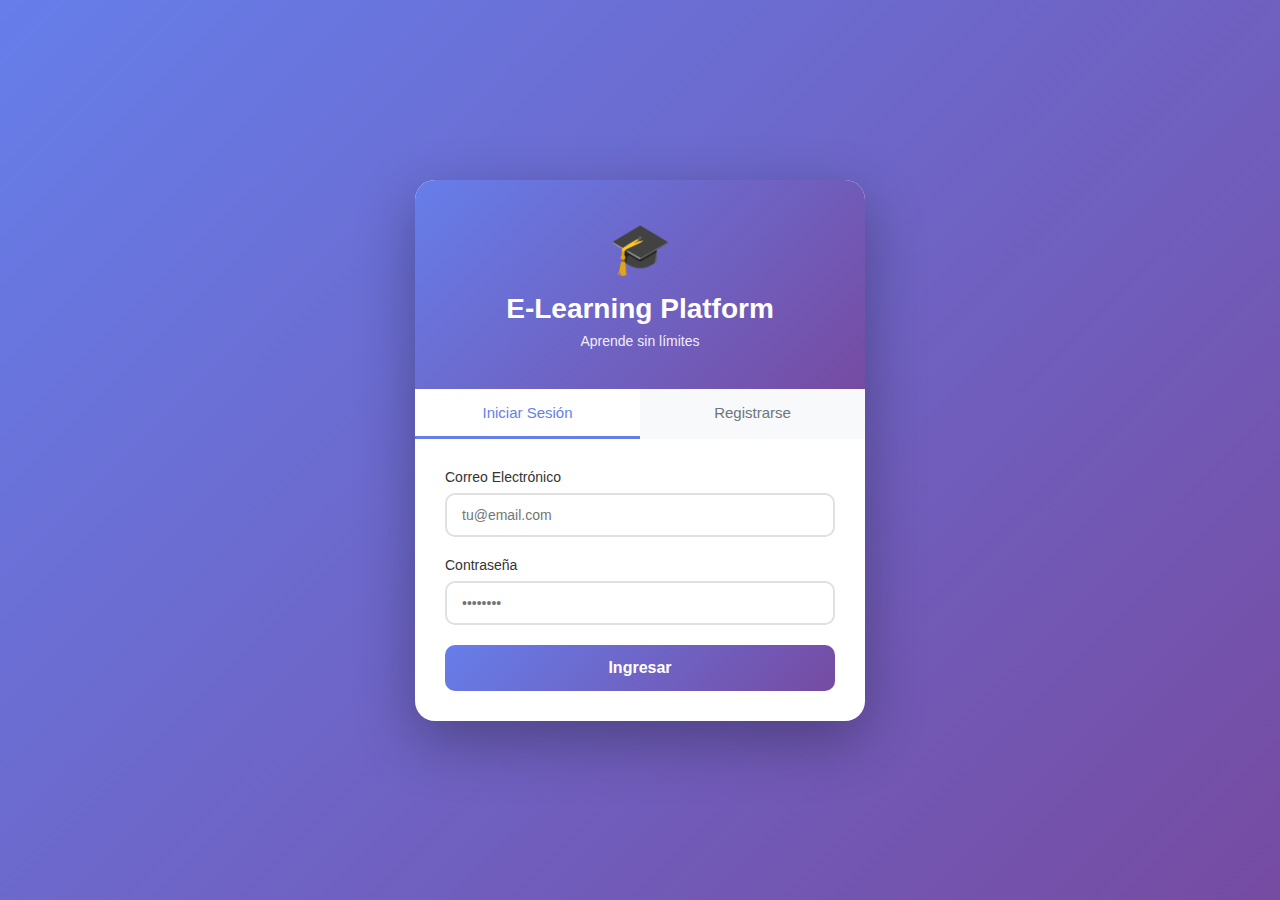
<file: src/main/resources/static/index.html>
<!DOCTYPE html>
<html lang="es">
<head>
    <meta charset="UTF-8">
    <meta name="viewport" content="width=device-width, initial-scale=1.0">
    <title>E-Learning Platform - Login</title>
    <link rel="stylesheet" href="index.css">
</head>
<body>
    <div class="container">
        <div class="login-card">
            <div class="login-header">
                <div class="logo">🎓</div>
                <h1>E-Learning Platform</h1>
                <p>Aprende sin límites</p>
            </div>

            <div class="tabs">
                <button class="tab active" data-tab="login">Iniciar Sesión</button>
                <button class="tab" data-tab="register">Registrarse</button>
            </div>

            <!-- FORMULARIO DE LOGIN -->
            <form id="loginForm" class="form-container active">
                <div class="alert" id="loginAlert" style="display: none;"></div>
                
                <div class="input-group">
                    <label for="loginEmail">Correo Electrónico</label>
                    <input type="email" id="loginEmail" placeholder="tu@email.com" required>
                </div>

                <div class="input-group">
                    <label for="loginPassword">Contraseña</label>
                    <input type="password" id="loginPassword" placeholder="••••••••" required>
                </div>

                <button type="submit" class="btn-primary">
                    <span>Ingresar</span>
                    <div class="spinner" style="display: none;"></div>
                </button>
            </form>

            <!-- FORMULARIO DE REGISTRO -->
            <form id="registerForm" class="form-container">
                <div class="alert" id="registerAlert" style="display: none;"></div>
                
                <div class="input-group">
                    <label for="registerName">Nombre Completo</label>
                    <input type="text" id="registerName" placeholder="Juan Pérez" required>
                </div>

                <div class="input-group">
                    <label for="registerEmail">Correo Electrónico</label>
                    <input type="email" id="registerEmail" placeholder="tu@email.com" required>
                </div>

                <div class="input-group">
                    <label for="registerPassword">Contraseña</label>
                    <input type="password" id="registerPassword" placeholder="••••••••" required>
                </div>

                <div class="input-group">
                    <label for="registerRole">Tipo de Usuario</label>
                    <select id="registerRole" required>
                        <option value="">Selecciona una opción</option>
                        <option value="ESTUDIANTE">Estudiante</option>
                        <option value="TUTOR">Tutor</option>
                    </select>
                </div>

                <!-- Campos adicionales para ESTUDIANTE -->
                <div id="studentFields" style="display: none;">
                    <div class="input-group">
                        <label for="carrera">Carrera</label>
                        <input type="text" id="carrera" placeholder="Ej: Ingeniería de Sistemas">
                    </div>
                    <div class="input-group">
                        <label for="universidad">Universidad</label>
                        <input type="text" id="universidad" placeholder="Ej: Universidad Nacional">
                    </div>
                </div>

                <!-- Campos adicionales para TUTOR -->
                <div id="tutorFields" style="display: none;">
                    <div class="input-group">
                        <label for="especialidad">Especialidad</label>
                        <input type="text" id="especialidad" placeholder="Ej: Matemáticas">
                    </div>
                    <div class="input-group">
                        <label for="descripcion">Descripción</label>
                        <textarea id="descripcion" placeholder="Cuéntanos sobre tu experiencia..." rows="3"></textarea>
                    </div>
                </div>

                <button type="submit" class="btn-primary">
                    <span>Crear Cuenta</span>
                    <div class="spinner" style="display: none;"></div>
                </button>
            </form>
        </div>
    </div>

    <script src="index.js"></script>
</body>
</html>
</file>
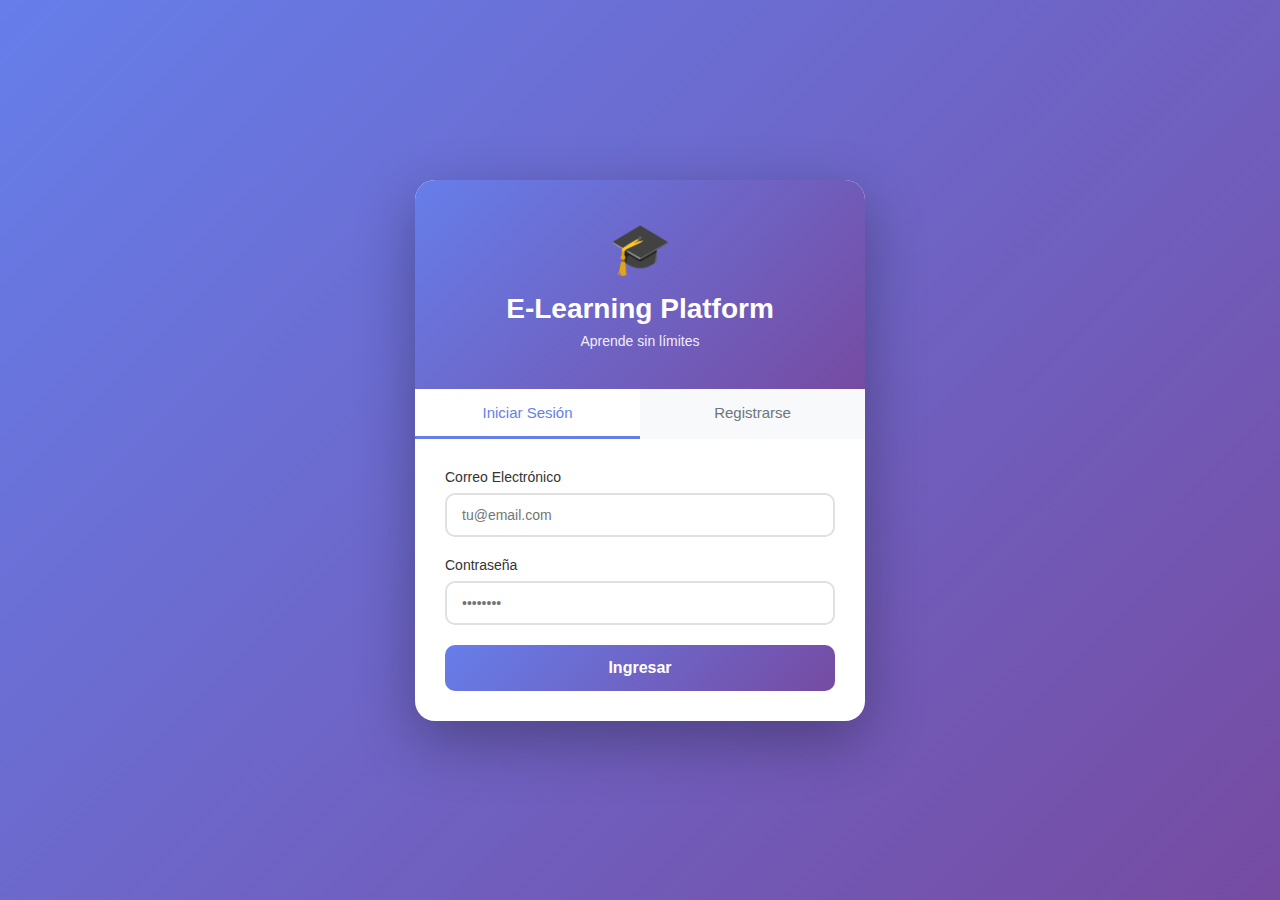
<file: src/main/resources/static/chat.html>
<!DOCTYPE html>
<html lang="es">
<head>
    <meta charset="UTF-8">
    <meta name="viewport" content="width=device-width, initial-scale=1.0">
    <title>Chat IA - E-Learning</title>
    <link rel="stylesheet" href="chat.css">
</head>
<body>
    <div class="chat-layout">
        <!-- PANEL PRINCIPAL DE CHAT -->
        <div class="chat-container">
            <!-- HEADER -->
            <header class="chat-header">
                <button class="btn-back" onclick="volverDashboard()">
                    <svg width="24" height="24" viewBox="0 0 24 24" fill="none" stroke="currentColor" stroke-width="2">
                        <line x1="19" y1="12" x2="5" y2="12"></line>
                        <polyline points="12 19 5 12 12 5"></polyline>
                    </svg>
                </button>
                <div class="chat-header-info">
                    <div class="ai-avatar">
                        <svg width="28" height="28" viewBox="0 0 24 24" fill="none" stroke="white" stroke-width="2">
                            <circle cx="12" cy="12" r="10"></circle>
                            <path d="M8 14s1.5 2 4 2 4-2 4-2"></path>
                            <line x1="9" y1="9" x2="9.01" y2="9"></line>
                            <line x1="15" y1="9" x2="15.01" y2="9"></line>
                        </svg>
                    </div>
                    <div>
                        <h2 id="cursoNombre">Tutor IA</h2>
                        <span class="status">
                            <span class="status-dot"></span>
                            En línea
                        </span>
                    </div>
                </div>
                <div class="header-actions">
                    <button class="btn-toggle-notes" onclick="toggleNotes()" title="Notas del curso">
                        <svg width="20" height="20" viewBox="0 0 24 24" fill="none" stroke="currentColor" stroke-width="2">
                            <path d="M14 2H6a2 2 0 0 0-2 2v16a2 2 0 0 0 2 2h12a2 2 0 0 0 2-2V8z"></path>
                            <polyline points="14 2 14 8 20 8"></polyline>
                            <line x1="16" y1="13" x2="8" y2="13"></line>
                            <line x1="16" y1="17" x2="8" y2="17"></line>
                            <polyline points="10 9 9 9 8 9"></polyline>
                        </svg>
                        Notas
                    </button>
                    <button class="btn-clear" onclick="limpiarChat()">
                        <svg width="20" height="20" viewBox="0 0 24 24" fill="none" stroke="currentColor" stroke-width="2">
                            <polyline points="3 6 5 6 21 6"></polyline>
                            <path d="M19 6v14a2 2 0 0 1-2 2H7a2 2 0 0 1-2-2V6m3 0V4a2 2 0 0 1 2-2h4a2 2 0 0 1 2 2v2"></path>
                        </svg>
                        Limpiar
                    </button>
                </div>
            </header>

            <!-- MENSAJES -->
            <div class="chat-messages" id="chatMessages">
                <div class="welcome-message">
                    <div class="welcome-icon">
                        <svg width="60" height="60" viewBox="0 0 24 24" fill="none" stroke="currentColor" stroke-width="2">
                            <path d="M21 15a2 2 0 0 1-2 2H7l-4 4V5a2 2 0 0 1 2-2h14a2 2 0 0 1 2 2z"></path>
                        </svg>
                    </div>
                    <h3>¡Hola! Soy tu tutor IA personal</h3>
                    <p>Estoy aquí para ayudarte con <strong id="cursoNombreWelcome"></strong></p>
                    <p class="welcome-subtitle">Puedes hacerme cualquier pregunta sobre el curso</p>
                </div>
            </div>

            <!-- INDICADOR DE ESCRITURA -->
            <div class="typing-indicator" id="typingIndicator" style="display: none;">
                <div class="typing-dot"></div>
                <div class="typing-dot"></div>
                <div class="typing-dot"></div>
            </div>

            <!-- INPUT -->
            <div class="chat-input-container">
                <form id="chatForm" class="chat-input">
                    <textarea 
                        id="messageInput" 
                        placeholder="Escribe tu pregunta aquí..." 
                        rows="1"
                        maxlength="2000"
                    ></textarea>
                    <button type="submit" id="sendButton" class="btn-send" disabled>
                        <svg width="24" height="24" viewBox="0 0 24 24" fill="none" stroke="currentColor" stroke-width="2">
                            <line x1="22" y1="2" x2="11" y2="13"></line>
                            <polygon points="22 2 15 22 11 13 2 9 22 2"></polygon>
                        </svg>
                    </button>
                </form>
                <div class="char-counter">
                    <span id="charCount">0</span> / 2000
                </div>
            </div>
        </div>

        <!-- PANEL DE NOTAS LATERAL -->
        <div class="notes-panel" id="notesPanel">
            <div class="notes-header">
                <h3>📝 Notas del Curso</h3>
                <button class="btn-close-notes" onclick="toggleNotes()">
                    <svg width="20" height="20" viewBox="0 0 24 24" fill="none" stroke="currentColor" stroke-width="2">
                        <line x1="18" y1="6" x2="6" y2="18"></line>
                        <line x1="6" y1="6" x2="18" y2="18"></line>
                    </svg>
                </button>
            </div>

            <div class="notes-stats">
                <div class="stat-card">
                    <div class="stat-icon">🎯</div>
                    <div>
                        <div class="stat-value" id="conceptosCount">0</div>
                        <div class="stat-label">Conceptos</div>
                    </div>
                </div>
                <div class="stat-card">
                    <div class="stat-icon">✅</div>
                    <div>
                        <div class="stat-value" id="evaluacionesCount">0</div>
                        <div class="stat-label">Evaluaciones</div>
                    </div>
                </div>
            </div>

            <div class="notes-tabs">
                <button class="note-tab active" data-tab="conceptos">Conceptos Clave</button>
                <button class="note-tab" data-tab="evaluaciones">Evaluaciones</button>
            </div>

            <div class="notes-content">
                <!-- TAB CONCEPTOS -->
                <div class="note-section active" id="conceptosSection">
                    <div class="notes-list" id="conceptosList">
                        <div class="empty-notes">
                            <svg width="48" height="48" viewBox="0 0 24 24" fill="none" stroke="currentColor" stroke-width="2">
                                <path d="M14 2H6a2 2 0 0 0-2 2v16a2 2 0 0 0 2 2h12a2 2 0 0 0 2-2V8z"></path>
                                <polyline points="14 2 14 8 20 8"></polyline>
                            </svg>
                            <p>Aún no hay conceptos guardados</p>
                            <small>Los conceptos importantes se guardarán automáticamente aquí</small>
                        </div>
                    </div>
                </div>

                <!-- TAB EVALUACIONES -->
                <div class="note-section" id="evaluacionesSection">
                    <div class="notes-list" id="evaluacionesList">
                        <div class="empty-notes">
                            <svg width="48" height="48" viewBox="0 0 24 24" fill="none" stroke="currentColor" stroke-width="2">
                                <polyline points="9 11 12 14 22 4"></polyline>
                                <path d="M21 12v7a2 2 0 0 1-2 2H5a2 2 0 0 1-2-2V5a2 2 0 0 1 2-2h11"></path>
                            </svg>
                            <p>Aún no hay evaluaciones</p>
                            <small>Tu progreso y evaluaciones aparecerán aquí</small>
                        </div>
                    </div>
                </div>
            </div>
        </div>
    </div>

    <script src="chat.js"></script>
</body>
</html>
</file>
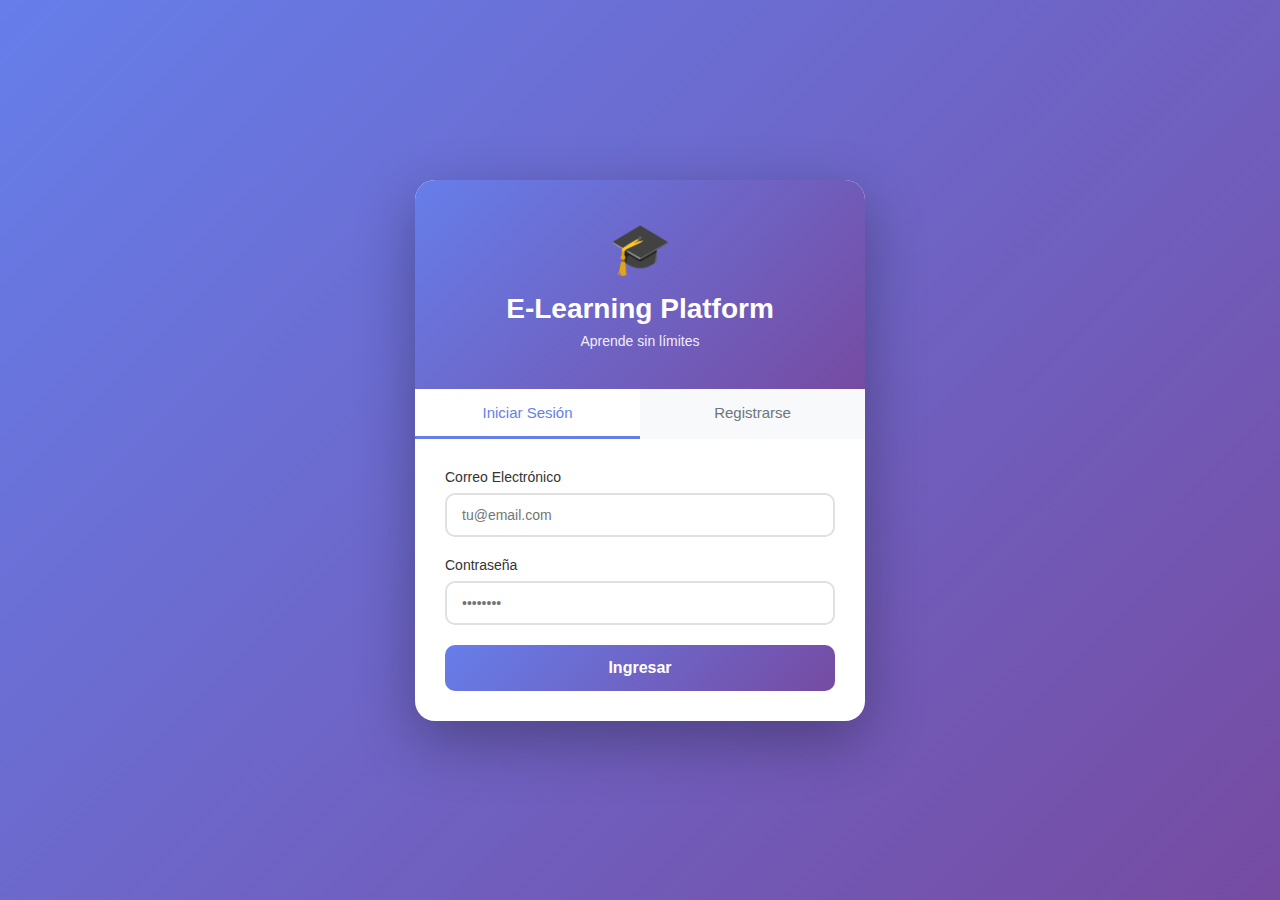
<file: src/main/resources/static/dashboard.html>
<!DOCTYPE html>
<html lang="es">
<head>
    <meta charset="UTF-8">
    <meta name="viewport" content="width=device-width, initial-scale=1.0">
    <title>Dashboard - E-Learning</title>
    <link rel="stylesheet" href="dashboard.css">
</head>
<body>
    <nav class="navbar">
        <div class="nav-container">
            <div class="nav-brand">🎓 E-Learning</div>
            <div class="nav-user">
                <span id="userName"></span>
                <button id="btnLogout" class="btn-logout">Salir</button>
            </div>
        </div>
    </nav>

    <div class="main-container">
        <aside class="sidebar">
            <ul class="menu">
                <li class="menu-item active" data-section="cursos">📚 Mis Cursos</li>
                <li class="menu-item" data-section="todosCursos">📚 Todos los Cursos</li>
                <li class="menu-item" data-section="tutorias">🗓️ Tutorías</li>
                <li class="menu-item" data-section="tutores" id="tutoresMenu" style="display:none;">👨‍🏫 Tutores</li>
            </ul>
        </aside>

        <main class="content">
            <!-- MIS CURSOS -->
            <section id="cursosSection" class="content-section active">
                <div class="section-header">
                    <h1>Mis Cursos</h1>
                    <p>Los cursos en los que estás inscrito</p>
                </div>
                <div id="cursosContainer" class="courses-grid"></div>
            </section>

            <!-- TODOS LOS CURSOS -->
            <section id="todosCursosSection" class="content-section">
                <div class="section-header">
                    <h1>Todos los Cursos</h1>
                    <p>Explora y únete a nuevos cursos</p>
                </div>
                <div id="todosCursosContainer" class="courses-grid"></div>
            </section>

            <!-- TUTORÍAS -->
            <section id="tutoriasSection" class="content-section">
                <div class="section-header">
                    <h1>Mis Tutorías</h1>
                    <p>Tus sesiones de tutoría programadas</p>
                </div>
                <div id="tutoriasContainer" class="tutorias-list"></div>
            </section>

            <!-- TUTORES -->
            <section id="tutoresSection" class="content-section">
                <div class="section-header">
                    <h1>Tutores Disponibles</h1>
                    <p>Encuentra un tutor para recibir ayuda personalizada</p>
                </div>
                <div id="tutoresContainer" class="tutores-grid"></div>
            </section>
        </main>
    </div>

    <!-- MODAL PARA RESERVAR TUTORÍA -->
    <div id="tutoriaModal" class="modal">
        <div class="modal-content">
            <div class="modal-header">
                <h2>Reservar Tutoría</h2>
                <button class="btn-close" onclick="cerrarModal()">&times;</button>
            </div>
            <div class="modal-body">
                <div class="tutor-info" id="tutorInfo"></div>
                <form id="tutoriaForm">
                    <div class="input-group">
                        <label for="tutoriaCurso">Curso</label>
                        <select id="tutoriaCurso" required></select>
                    </div>
                    <div class="input-group">
                        <label for="tutoriaFecha">Fecha y Hora</label>
                        <input type="datetime-local" id="tutoriaFecha" required>
                    </div>
                    <button type="submit" class="btn-primary">Reservar Tutoría</button>
                </form>
            </div>
        </div>
    </div>

    <script src="dashboard.js"></script>
</body>
</html>
</file>
<file: src/main/resources/static/index.css>
* {
    margin: 0;
    padding: 0;
    box-sizing: border-box;
}

body {
    font-family: 'Segoe UI', Tahoma, Geneva, Verdana, sans-serif;
    background: linear-gradient(135deg, #667eea 0%, #764ba2 100%);
    min-height: 100vh;
    display: flex;
    align-items: center;
    justify-content: center;
    padding: 20px;
}

.container {
    width: 100%;
    max-width: 450px;
}

.login-card {
    background: white;
    border-radius: 20px;
    box-shadow: 0 20px 60px rgba(0, 0, 0, 0.3);
    overflow: hidden;
    animation: slideUp 0.5s ease;
}

@keyframes slideUp {
    from {
        opacity: 0;
        transform: translateY(30px);
    }
    to {
        opacity: 1;
        transform: translateY(0);
    }
}

.login-header {
    background: linear-gradient(135deg, #667eea 0%, #764ba2 100%);
    color: white;
    padding: 40px 30px;
    text-align: center;
}

.logo {
    margin-bottom: 15px;
    font-size: 50px;
}

.login-header h1 {
    font-size: 28px;
    margin-bottom: 8px;
    font-weight: 600;
}

.login-header p {
    font-size: 14px;
    opacity: 0.9;
}

.tabs {
    display: flex;
    background: #f8f9fa;
}

.tab {
    flex: 1;
    padding: 15px;
    border: none;
    background: transparent;
    font-size: 15px;
    font-weight: 500;
    cursor: pointer;
    color: #6c757d;
    transition: all 0.3s;
    border-bottom: 3px solid transparent;
}

.tab:hover {
    background: #e9ecef;
}

.tab.active {
    color: #667eea;
    border-bottom-color: #667eea;
    background: white;
}

.form-container {
    padding: 30px;
    display: none;
}

.form-container.active {
    display: block;
    animation: fadeIn 0.3s ease;
}

@keyframes fadeIn {
    from {
        opacity: 0;
    }
    to {
        opacity: 1;
    }
}

.alert {
    padding: 12px 15px;
    border-radius: 8px;
    margin-bottom: 20px;
    font-size: 14px;
    animation: slideDown 0.3s ease;
}

@keyframes slideDown {
    from {
        opacity: 0;
        transform: translateY(-10px);
    }
    to {
        opacity: 1;
        transform: translateY(0);
    }
}

.alert.error {
    background: #fee;
    color: #c33;
    border: 1px solid #fcc;
}

.alert.success {
    background: #efe;
    color: #3c3;
    border: 1px solid #cfc;
}

.input-group {
    margin-bottom: 20px;
}

.input-group label {
    display: block;
    margin-bottom: 8px;
    color: #333;
    font-weight: 500;
    font-size: 14px;
}

.input-group input,
.input-group select,
.input-group textarea {
    width: 100%;
    padding: 12px 15px;
    border: 2px solid #e0e0e0;
    border-radius: 10px;
    font-size: 14px;
    transition: all 0.3s;
    font-family: inherit;
}

.input-group input:focus,
.input-group select:focus,
.input-group textarea:focus {
    outline: none;
    border-color: #667eea;
    box-shadow: 0 0 0 3px rgba(102, 126, 234, 0.1);
}

.input-group textarea {
    resize: vertical;
    min-height: 80px;
}

.btn-primary {
    width: 100%;
    padding: 14px;
    background: linear-gradient(135deg, #667eea 0%, #764ba2 100%);
    color: white;
    border: none;
    border-radius: 10px;
    font-size: 16px;
    font-weight: 600;
    cursor: pointer;
    transition: all 0.3s;
    margin-top: 10px;
    display: flex;
    align-items: center;
    justify-content: center;
    gap: 10px;
}

.btn-primary:hover {
    transform: translateY(-2px);
    box-shadow: 0 5px 20px rgba(102, 126, 234, 0.4);
}

.btn-primary:active {
    transform: translateY(0);
}

.btn-primary:disabled {
    opacity: 0.6;
    cursor: not-allowed;
}

.spinner {
    width: 20px;
    height: 20px;
    border: 3px solid rgba(255, 255, 255, 0.3);
    border-top-color: white;
    border-radius: 50%;
    animation: spin 0.8s linear infinite;
}

@keyframes spin {
    to {
        transform: rotate(360deg);
    }
}

@media (max-width: 480px) {
    .login-card {
        border-radius: 15px;
    }
    
    .login-header {
        padding: 30px 20px;
    }
    
    .login-header h1 {
        font-size: 24px;
    }
    
    .form-container {
        padding: 20px;
    }
}
</file>
<file: src/main/resources/static/chat.css>
* {
    margin: 0;
    padding: 0;
    box-sizing: border-box;
}

body {
    font-family: 'Segoe UI', Tahoma, Geneva, Verdana, sans-serif;
    background: #f5f7fa;
    height: 100vh;
    overflow: hidden;
}

.chat-layout {
    display: flex;
    height: 100vh;
    max-width: 1800px;
    margin: 0 auto;
    background: white;
    box-shadow: 0 0 30px rgba(0, 0, 0, 0.1);
}

.chat-container {
    display: flex;
    flex-direction: column;
    flex: 1;
    min-width: 0;
}

/* HEADER */
.chat-header {
    background: linear-gradient(135deg, #667eea 0%, #764ba2 100%);
    color: white;
    padding: 20px 30px;
    display: flex;
    align-items: center;
    justify-content: space-between;
    box-shadow: 0 2px 10px rgba(0, 0, 0, 0.1);
    gap: 20px;
}

.btn-back {
    background: rgba(255, 255, 255, 0.2);
    border: none;
    color: white;
    width: 40px;
    height: 40px;
    border-radius: 50%;
    display: flex;
    align-items: center;
    justify-content: center;
    cursor: pointer;
    transition: all 0.3s;
    flex-shrink: 0;
}

.btn-back:hover {
    background: rgba(255, 255, 255, 0.3);
    transform: translateX(-3px);
}

.chat-header-info {
    display: flex;
    align-items: center;
    gap: 15px;
    flex: 1;
    min-width: 0;
}

.ai-avatar {
    width: 50px;
    height: 50px;
    background: rgba(255, 255, 255, 0.2);
    border-radius: 50%;
    display: flex;
    align-items: center;
    justify-content: center;
    backdrop-filter: blur(10px);
    flex-shrink: 0;
}

.chat-header-info h2 {
    font-size: 20px;
    margin-bottom: 3px;
}

.status {
    display: flex;
    align-items: center;
    gap: 6px;
    font-size: 13px;
    opacity: 0.9;
}

.status-dot {
    width: 8px;
    height: 8px;
    background: #4ade80;
    border-radius: 50%;
    animation: pulse 2s infinite;
}

@keyframes pulse {
    0%, 100% { opacity: 1; }
    50% { opacity: 0.5; }
}

.header-actions {
    display: flex;
    gap: 10px;
    flex-shrink: 0;
}

.btn-toggle-notes,
.btn-clear {
    background: rgba(255, 255, 255, 0.2);
    border: none;
    color: white;
    padding: 10px 16px;
    border-radius: 8px;
    display: flex;
    align-items: center;
    gap: 8px;
    cursor: pointer;
    transition: all 0.3s;
    font-size: 14px;
}

.btn-toggle-notes:hover,
.btn-clear:hover {
    background: rgba(255, 255, 255, 0.3);
}

/* MENSAJES */
.chat-messages {
    flex: 1;
    overflow-y: auto;
    padding: 30px;
    background: #f8f9fa;
    display: flex;
    flex-direction: column;
    gap: 20px;
}

.chat-messages::-webkit-scrollbar {
    width: 8px;
}

.chat-messages::-webkit-scrollbar-track {
    background: #f1f1f1;
}

.chat-messages::-webkit-scrollbar-thumb {
    background: #cbd5e0;
    border-radius: 4px;
}

.chat-messages::-webkit-scrollbar-thumb:hover {
    background: #a0aec0;
}

/* MENSAJE DE BIENVENIDA */
.welcome-message {
    text-align: center;
    padding: 40px 20px;
    animation: fadeIn 0.5s ease;
}

@keyframes fadeIn {
    from { opacity: 0; transform: translateY(20px); }
    to { opacity: 1; transform: translateY(0); }
}

.welcome-icon {
    margin-bottom: 20px;
    color: #667eea;
}

.welcome-message h3 {
    font-size: 24px;
    color: #333;
    margin-bottom: 10px;
}

.welcome-message p {
    color: #6c757d;
    font-size: 16px;
    margin-bottom: 8px;
}

.welcome-subtitle {
    font-size: 14px !important;
    color: #adb5bd !important;
}

/* BURBUJAS DE MENSAJE */
.message {
    display: flex;
    gap: 12px;
    animation: slideIn 0.3s ease;
}

@keyframes slideIn {
    from { opacity: 0; transform: translateY(10px); }
    to { opacity: 1; transform: translateY(0); }
}

.message.user {
    flex-direction: row-reverse;
}

.message-avatar {
    width: 40px;
    height: 40px;
    border-radius: 50%;
    display: flex;
    align-items: center;
    justify-content: center;
    flex-shrink: 0;
    font-weight: 600;
    font-size: 16px;
}

.message.ai .message-avatar {
    background: linear-gradient(135deg, #667eea 0%, #764ba2 100%);
    color: white;
}

.message.user .message-avatar {
    background: #e9ecef;
    color: #495057;
}

.message-content {
    max-width: 70%;
}

.message.user .message-content {
    display: flex;
    flex-direction: column;
    align-items: flex-end;
}

.message-bubble {
    padding: 14px 18px;
    border-radius: 18px;
    word-wrap: break-word;
    line-height: 1.5;
    font-size: 15px;
}

.message.ai .message-bubble {
    background: white;
    color: #333;
    border-bottom-left-radius: 4px;
    box-shadow: 0 2px 8px rgba(0, 0, 0, 0.08);
}

.message.user .message-bubble {
    background: linear-gradient(135deg, #667eea 0%, #764ba2 100%);
    color: white;
    border-bottom-right-radius: 4px;
}

.message-time {
    font-size: 11px;
    color: #adb5bd;
    margin-top: 5px;
    padding: 0 5px;
}

/* INDICADOR DE ESCRITURA */
.typing-indicator {
    display: flex;
    gap: 12px;
    padding: 20px 30px;
    animation: slideIn 0.3s ease;
}

.typing-dot {
    width: 8px;
    height: 8px;
    background: #cbd5e0;
    border-radius: 50%;
    animation: typing 1.4s infinite;
}

.typing-dot:nth-child(2) { animation-delay: 0.2s; }
.typing-dot:nth-child(3) { animation-delay: 0.4s; }

@keyframes typing {
    0%, 60%, 100% { transform: translateY(0); }
    30% { transform: translateY(-10px); }
}

/* INPUT */
.chat-input-container {
    border-top: 1px solid #e9ecef;
    padding: 20px 30px;
    background: white;
}

.chat-input {
    display: flex;
    gap: 12px;
    align-items: flex-end;
}

#messageInput {
    flex: 1;
    border: 2px solid #e9ecef;
    border-radius: 12px;
    padding: 14px 18px;
    font-size: 15px;
    font-family: inherit;
    resize: none;
    max-height: 150px;
    transition: all 0.3s;
}

#messageInput:focus {
    outline: none;
    border-color: #667eea;
    box-shadow: 0 0 0 3px rgba(102, 126, 234, 0.1);
}

#messageInput::-webkit-scrollbar {
    width: 6px;
}

#messageInput::-webkit-scrollbar-thumb {
    background: #cbd5e0;
    border-radius: 3px;
}

.btn-send {
    width: 50px;
    height: 50px;
    background: linear-gradient(135deg, #667eea 0%, #764ba2 100%);
    border: none;
    border-radius: 50%;
    color: white;
    cursor: pointer;
    transition: all 0.3s;
    flex-shrink: 0;
    display: flex;
    align-items: center;
    justify-content: center;
}

.btn-send:hover:not(:disabled) {
    transform: scale(1.05);
    box-shadow: 0 5px 15px rgba(102, 126, 234, 0.4);
}

.btn-send:disabled {
    opacity: 0.5;
    cursor: not-allowed;
}

.char-counter {
    font-size: 12px;
    color: #adb5bd;
    text-align: right;
    margin-top: 5px;
}

/* PANEL DE NOTAS */
.notes-panel {
    width: 400px;
    background: #f8f9fa;
    border-left: 1px solid #e9ecef;
    display: flex;
    flex-direction: column;
    transform: translateX(100%);
    transition: transform 0.3s ease;
}

.notes-panel.active {
    transform: translateX(0);
}

.notes-header {
    padding: 20px;
    background: white;
    border-bottom: 1px solid #e9ecef;
    display: flex;
    justify-content: space-between;
    align-items: center;
}

.notes-header h3 {
    font-size: 18px;
    color: #333;
}

.btn-close-notes {
    background: none;
    border: none;
    cursor: pointer;
    color: #6c757d;
    padding: 5px;
    border-radius: 4px;
    transition: all 0.3s;
}

.btn-close-notes:hover {
    background: #f8f9fa;
}

.notes-stats {
    display: grid;
    grid-template-columns: 1fr 1fr;
    gap: 15px;
    padding: 20px;
}

.stat-card {
    background: white;
    padding: 15px;
    border-radius: 10px;
    display: flex;
    align-items: center;
    gap: 12px;
    box-shadow: 0 2px 5px rgba(0, 0, 0, 0.05);
}

.stat-icon {
    font-size: 24px;
}

.stat-value {
    font-size: 24px;
    font-weight: 700;
    color: #667eea;
}

.stat-label {
    font-size: 12px;
    color: #6c757d;
}

.notes-tabs {
    display: flex;
    padding: 0 20px;
    gap: 10px;
    margin-bottom: 15px;
}

.note-tab {
    flex: 1;
    padding: 10px;
    border: none;
    background: transparent;
    color: #6c757d;
    cursor: pointer;
    border-bottom: 2px solid transparent;
    transition: all 0.3s;
    font-size: 14px;
    font-weight: 500;
}

.note-tab:hover {
    color: #667eea;
}

.note-tab.active {
    color: #667eea;
    border-bottom-color: #667eea;
}

.notes-content {
    flex: 1;
    overflow-y: auto;
    padding: 0 20px 20px;
}

.note-section {
    display: none;
}

.note-section.active {
    display: block;
}

.notes-list {
    display: flex;
    flex-direction: column;
    gap: 15px;
}

.empty-notes {
    text-align: center;
    padding: 40px 20px;
    color: #adb5bd;
}

.empty-notes svg {
    margin-bottom: 15px;
    opacity: 0.5;
}

.empty-notes p {
    font-size: 16px;
    margin-bottom: 5px;
}

.empty-notes small {
    font-size: 13px;
}

.note-card {
    background: white;
    padding: 15px;
    border-radius: 10px;
    box-shadow: 0 2px 5px rgba(0, 0, 0, 0.05);
    animation: slideIn 0.3s ease;
}

.note-card h4 {
    color: #667eea;
    font-size: 15px;
    margin-bottom: 8px;
}

.note-card p {
    color: #6c757d;
    font-size: 14px;
    line-height: 1.5;
    margin-bottom: 10px;
}

.note-card .example {
    background: #f8f9fa;
    padding: 10px;
    border-radius: 6px;
    font-size: 13px;
    color: #495057;
    border-left: 3px solid #667eea;
}

.note-card .note-time {
    font-size: 11px;
    color: #adb5bd;
    margin-top: 8px;
}

.evaluation-card {
    background: white;
    padding: 15px;
    border-radius: 10px;
    box-shadow: 0 2px 5px rgba(0, 0, 0, 0.05);
    animation: slideIn 0.3s ease;
}

.evaluation-header {
    display: flex;
    justify-content: space-between;
    align-items: center;
    margin-bottom: 10px;
}

.evaluation-header h4 {
    color: #333;
    font-size: 15px;
}

.evaluation-score {
    padding: 4px 10px;
    border-radius: 20px;
    font-size: 12px;
    font-weight: 600;
}

.evaluation-score.good {
    background: #d4edda;
    color: #155724;
}

.evaluation-score.medium {
    background: #fff3cd;
    color: #856404;
}

.evaluation-score.bad {
    background: #f8d7da;
    color: #721c24;
}

.evaluation-card p {
    color: #6c757d;
    font-size: 14px;
    line-height: 1.5;
}

.evaluation-card .note-time {
    font-size: 11px;
    color: #adb5bd;
    margin-top: 8px;
}

/* RESPONSIVE */
@media (max-width: 1024px) {
    .notes-panel {
        position: fixed;
        right: 0;
        top: 0;
        bottom: 0;
        z-index: 1000;
        box-shadow: -5px 0 20px rgba(0, 0, 0, 0.1);
    }
}

@media (max-width: 768px) {
    .chat-header {
        padding: 15px 20px;
    }
    
    .chat-header-info h2 {
        font-size: 18px;
    }
    
    .btn-clear span,
    .btn-toggle-notes span {
        display: none;
    }
    
    .chat-messages {
        padding: 20px 15px;
    }
    
    .message-content {
        max-width: 85%;
    }
    
    .chat-input-container {
        padding: 15px;
    }
    
    .notes-panel {
        width: 100%;
    }
}

/* --- PANEL DE NOTAS DESPLEGABLE MEJORADO --- */
.notes-panel {
    width: 350px; /* ancho adecuado */
    background: #f8f9fa;
    border-left: 1px solid #e9ecef;
    position: fixed;
    top: 0;
    bottom: 0;
    right: -350px; /* inicialmente fuera de la pantalla */
    z-index: 1000;
    display: flex;
    flex-direction: column;
    box-shadow: -5px 0 20px rgba(0, 0, 0, 0.1);
    transition: right 0.3s ease, box-shadow 0.3s ease;
}

/* cuando está activa, se desplaza a la vista */
.notes-panel.active {
    right: 0;
    box-shadow: -8px 0 30px rgba(0, 0, 0, 0.15);
}

/* Opcional: oscurecer fondo detrás del panel en pantallas grandes */
body.notes-active::before {
    content: '';
    position: fixed;
    top: 0;
    left: 0;
    width: 100%;
    height: 100%;
    background: rgba(0,0,0,0.2);
    z-index: 900;
    backdrop-filter: blur(1px);
}

/* No mover el chat, solo se superpone */
.chat-container {
    flex: 1;
    transition: margin-right 0.3s ease; /* solo si quisieras empujar el chat, opcional */
}

/* RESPONSIVE: en pantallas pequeñas ocupa toda la pantalla */
@media (max-width: 768px) {
    .notes-panel {
        width: 100%;
        right: -100%;
    }

    .notes-panel.active {
        right: 0;
    }
}
</file>
<file: src/main/resources/static/dashboard.css>
* {
    margin: 0;
    padding: 0;
    box-sizing: border-box;
}

body {
    font-family: 'Segoe UI', Tahoma, Geneva, Verdana, sans-serif;
    background: #f5f7fa;
    color: #333;
}

.navbar {
    background: linear-gradient(135deg, #667eea 0%, #764ba2 100%);
    color: white;
    padding: 0 20px;
    box-shadow: 0 2px 10px rgba(0, 0, 0, 0.1);
    position: sticky;
    top: 0;
    z-index: 100;
}

.nav-container {
    max-width: 1400px;
    margin: 0 auto;
    display: flex;
    justify-content: space-between;
    align-items: center;
    height: 65px;
}

.nav-brand {
    display: flex;
    align-items: center;
    gap: 12px;
    font-size: 20px;
    font-weight: 600;
}

.nav-user {
    display: flex;
    align-items: center;
    gap: 15px;
    font-size: 14px;
}

.btn-logout {
    display: flex;
    align-items: center;
    gap: 8px;
    background: rgba(255, 255, 255, 0.2);
    border: none;
    color: white;
    padding: 8px 16px;
    border-radius: 8px;
    cursor: pointer;
    transition: all 0.3s;
    font-size: 14px;
}

.btn-logout:hover {
    background: rgba(255, 255, 255, 0.3);
}

.main-container {
    display: flex;
    max-width: 1400px;
    margin: 0 auto;
    min-height: calc(100vh - 65px);
}

.sidebar {
    width: 250px;
    background: white;
    padding: 20px 0;
    box-shadow: 2px 0 10px rgba(0, 0, 0, 0.05);
}

.menu {
    list-style: none;
}

.menu-item {
    display: flex;
    align-items: center;
    gap: 12px;
    padding: 15px 25px;
    cursor: pointer;
    transition: all 0.3s;
    color: #6c757d;
    font-weight: 500;
}

.menu-item:hover {
    background: #f8f9fa;
    color: #667eea;
}

.menu-item.active {
    background: linear-gradient(90deg, rgba(102, 126, 234, 0.1) 0%, transparent 100%);
    color: #667eea;
    border-right: 3px solid #667eea;
}

.content {
    flex: 1;
    padding: 30px;
    overflow-y: auto;
}

.content-section {
    display: none;
}

.content-section.active {
    display: block;
    animation: fadeIn 0.3s ease;
}

@keyframes fadeIn {
    from { opacity: 0; transform: translateY(10px); }
    to { opacity: 1; transform: translateY(0); }
}

.section-header {
    margin-bottom: 30px;
}

.section-header h1 {
    font-size: 28px;
    margin-bottom: 5px;
    color: #333;
}

.section-header p {
    color: #6c757d;
    font-size: 15px;
}

.courses-grid {
    display: grid;
    grid-template-columns: repeat(auto-fill, minmax(280px, 1fr));
    gap: 25px;
}

.course-card {
    background: white;
    border-radius: 15px;
    padding: 25px;
    box-shadow: 0 2px 10px rgba(0, 0, 0, 0.08);
    transition: all 0.3s;
    cursor: pointer;
    border: 2px solid transparent;
}

.course-card:hover {
    transform: translateY(-5px);
    box-shadow: 0 5px 20px rgba(102, 126, 234, 0.2);
    border-color: #667eea;
}

.course-icon {
    width: 50px;
    height: 50px;
    background: linear-gradient(135deg, #667eea 0%, #764ba2 100%);
    border-radius: 12px;
    display: flex;
    align-items: center;
    justify-content: center;
    margin-bottom: 15px;
}

.course-card h3 {
    font-size: 20px;
    margin-bottom: 8px;
    color: #333;
}

.course-card p {
    color: #6c757d;
    font-size: 14px;
    line-height: 1.5;
    margin-bottom: 15px;
}

.course-nivel {
    display: inline-block;
    padding: 5px 12px;
    border-radius: 20px;
    font-size: 12px;
    font-weight: 500;
    margin-bottom: 15px;
}

.nivel-PRINCIPIANTE { background: #d4edda; color: #155724; }
.nivel-INTERMEDIO { background: #fff3cd; color: #856404; }
.nivel-AVANZADO { background: #f8d7da; color: #721c24; }

.btn-inscribir, .btn-ir-curso {
    width: 100%;
    border: none;
    padding: 10px;
    cursor: pointer;
    font-weight: 600;
    border-radius: 8px;
    transition: all 0.3s;
    font-size: 14px;
}

.btn-inscribir { 
    background-color: #007bff; 
    color: #fff; 
}

.btn-inscribir:hover { 
    background-color: #0056b3; 
}

.btn-ir-curso { 
    background-color: #28a745; 
    color: #fff; 
}

.btn-ir-curso:hover { 
    background-color: #1e7e34; 
}

.btn-primary {
    width: 100%;
    padding: 12px;
    background: linear-gradient(135deg, #667eea 0%, #764ba2 100%);
    color: white;
    border: none;
    border-radius: 8px;
    font-size: 15px;
    font-weight: 600;
    cursor: pointer;
    transition: all 0.3s;
}

.btn-primary:hover {
    transform: translateY(-2px);
    box-shadow: 0 5px 15px rgba(102, 126, 234, 0.4);
}

.btn-primary:disabled {
    opacity: 0.6;
    cursor: not-allowed;
}

.empty-state {
    text-align: center;
    padding: 60px 20px;
    background: white;
    border-radius: 12px;
}

.empty-state h3 { color: #6c757d; margin-bottom: 10px; }
.empty-state p { color: #adb5bd; }

.tutores-grid {
    display: grid;
    grid-template-columns: repeat(auto-fill, minmax(280px, 1fr));
    gap: 20px;
}

.tutor-card {
    background: white;
    border-radius: 12px;
    padding: 25px;
    box-shadow: 0 2px 10px rgba(0, 0, 0, 0.08);
    text-align: center;
    transition: all 0.3s;
}

.tutor-card:hover {
    transform: translateY(-3px);
    box-shadow: 0 5px 20px rgba(0, 0, 0, 0.15);
}

.tutor-avatar {
    width: 80px;
    height: 80px;
    background: linear-gradient(135deg, #667eea 0%, #764ba2 100%);
    border-radius: 50%;
    display: flex;
    align-items: center;
    justify-content: center;
    margin: 0 auto 15px;
    color: white;
    font-size: 32px;
    font-weight: 600;
}

.tutor-card h3 { font-size: 18px; margin-bottom: 5px; color: #333; }
.tutor-card .especialidad { color: #667eea; font-size: 14px; margin-bottom: 10px; font-weight: 600; }
.tutor-card .descripcion { color: #6c757d; font-size: 13px; margin-bottom: 15px; line-height: 1.4; }

.btn-reservar {
    width: 100%;
    padding: 10px;
    background: #667eea;
    color: white;
    border: none;
    border-radius: 8px;
    cursor: pointer;
    font-weight: 500;
    transition: all 0.3s;
}

.btn-reservar:hover {
    background: #5568d3;
    transform: translateY(-2px);
}

.tutorias-list {
    display: flex;
    flex-direction: column;
    gap: 15px;
}

.tutoria-card {
    background: white;
    border-radius: 12px;
    padding: 20px;
    box-shadow: 0 2px 10px rgba(0, 0, 0, 0.08);
    border-left: 4px solid #667eea;
    display: flex;
    justify-content: space-between;
    align-items: center;
}

.tutoria-info h4 { font-size: 18px; margin-bottom: 5px; color: #333; }
.tutoria-info p { color: #6c757d; font-size: 14px; margin-bottom: 3px; }

.tutoria-estado {
    padding: 6px 15px;
    border-radius: 20px;
    font-size: 13px;
    font-weight: 500;
}

.estado-PENDIENTE { background: #fff3cd; color: #856404; }
.estado-CONFIRMADA { background: #d4edda; color: #155724; }
.estado-FINALIZADA { background: #e2e3e5; color: #383d41; }

.modal {
    display: none;
    position: fixed;
    top: 0;
    left: 0;
    width: 100%;
    height: 100%;
    background: rgba(0, 0, 0, 0.5);
    z-index: 1000;
    align-items: center;
    justify-content: center;
}

.modal.show {
    display: flex;
}

.modal-content {
    background: white;
    border-radius: 15px;
    width: 90%;
    max-width: 500px;
    animation: slideUp 0.3s ease;
}

@keyframes slideUp {
    from {
        opacity: 0;
        transform: translateY(50px);
    }
    to {
        opacity: 1;
        transform: translateY(0);
    }
}

.modal-header {
    padding: 20px 25px;
    border-bottom: 1px solid #e9ecef;
    display: flex;
    justify-content: space-between;
    align-items: center;
}

.modal-header h2 { font-size: 22px; color: #333; }

.btn-close {
    background: none;
    border: none;
    font-size: 28px;
    cursor: pointer;
    color: #6c757d;
    width: 30px;
    height: 30px;
    display: flex;
    align-items: center;
    justify-content: center;
    border-radius: 50%;
    transition: all 0.3s;
}

.btn-close:hover {
    background: #f8f9fa;
}

.modal-body {
    padding: 25px;
}

.tutor-info {
    background: #f8f9fa;
    padding: 15px;
    border-radius: 10px;
    margin-bottom: 20px;
}

.tutor-info h3 { font-size: 18px; margin-bottom: 5px; }
.tutor-info p { color: #6c757d; font-size: 14px; }

.input-group {
    margin-bottom: 20px;
}

.input-group label {
    display: block;
    margin-bottom: 8px;
    color: #333;
    font-weight: 500;
    font-size: 14px;
}

.input-group input,
.input-group select {
    width: 100%;
    padding: 12px 15px;
    border: 2px solid #e0e0e0;
    border-radius: 8px;
    font-size: 14px;
    transition: all 0.3s;
}

.input-group input:focus,
.input-group select:focus {
    outline: none;
    border-color: #667eea;
}

.loading {
    text-align: center;
    padding: 40px 20px;
}

.loading-spinner {
    width: 40px;
    height: 40px;
    border: 4px solid rgba(102, 126, 234, 0.2);
    border-top-color: #667eea;
    border-radius: 50%;
    animation: spin 0.8s linear infinite;
    margin: 0 auto;
}

@keyframes spin {
    to { transform: rotate(360deg); }
}

@media (max-width: 768px) {
    .main-container {
        flex-direction: column;
    }
    
    .sidebar {
        width: 100%;
        padding: 0;
    }
    
    .menu {
        display: flex;
        overflow-x: auto;
        border-bottom: 1px solid #e9ecef;
    }
    
    .menu-item {
        border-right: none;
        border-bottom: 3px solid transparent;
        white-space: nowrap;
    }
    
    .menu-item.active {
        border-right: none;
        border-bottom-color: #667eea;
    }
    
    .courses-grid, .tutores-grid {
        grid-template-columns: 1fr;
    }
    
    .content {
        padding: 15px;
    }
    
    .tutoria-card {
        flex-direction: column;
        align-items: flex-start;
        gap: 10px;
    }
}

/* ===== TARJETAS DE TUTOR MEJORADAS ===== */
.tutor-card-enhanced {
    background: white;
    border-radius: 15px;
    overflow: hidden;
    box-shadow: 0 2px 10px rgba(0, 0, 0, 0.08);
    transition: all 0.3s;
    display: flex;
    flex-direction: column;
}

.tutor-card-enhanced:hover {
    transform: translateY(-5px);
    box-shadow: 0 8px 25px rgba(0, 0, 0, 0.15);
}

.tutor-header {
    position: relative;
    padding: 20px;
    background: linear-gradient(135deg, #667eea 0%, #764ba2 100%);
    text-align: center;
}

.tutor-img {
    width: 100px;
    height: 100px;
    border-radius: 50%;
    border: 4px solid white;
    object-fit: cover;
    margin-bottom: 10px;
}

.tutor-rating {
    display: flex;
    align-items: center;
    justify-content: center;
    gap: 8px;
    color: white;
    font-size: 14px;
}

.rating-stars {
    font-size: 16px;
}

.rating-number {
    font-weight: 700;
    font-size: 18px;
}

.rating-count {
    opacity: 0.9;
    font-size: 12px;
}

.tutor-body {
    padding: 20px;
    flex: 1;
    display: flex;
    flex-direction: column;
    gap: 15px;
}

.tutor-body h3 {
    font-size: 20px;
    color: #333;
    margin: 0;
}

.tutor-body .especialidad {
    color: #667eea;
    font-weight: 600;
    font-size: 15px;
    margin: 0;
}

.tutor-body .descripcion {
    color: #6c757d;
    font-size: 14px;
    line-height: 1.6;
    margin: 0;
}

.tutor-cursos {
    background: #f8f9fa;
    padding: 12px;
    border-radius: 8px;
}

.tutor-cursos strong {
    display: block;
    margin-bottom: 8px;
    color: #333;
    font-size: 13px;
}

.curso-tags {
    display: flex;
    flex-wrap: wrap;
    gap: 6px;
}

.curso-tag {
    background: white;
    color: #667eea;
    padding: 4px 10px;
    border-radius: 12px;
    font-size: 12px;
    font-weight: 500;
    border: 1px solid #e0e0ff;
}

.tutor-info-grid {
    display: grid;
    grid-template-columns: 1fr 1fr;
    gap: 10px;
}

.info-item {
    display: flex;
    align-items: center;
    gap: 6px;
    color: #6c757d;
    font-size: 13px;
}

.info-item svg {
    color: #667eea;
    flex-shrink: 0;
}

.info-item .tarifa {
    color: #28a745;
    font-weight: 700;
}

.tutor-disponibilidad {
    background: #f8f9fa;
    padding: 12px;
    border-radius: 8px;
}

.tutor-disponibilidad strong {
    display: block;
    margin-bottom: 8px;
    color: #333;
    font-size: 13px;
}

.tutor-disponibilidad ul {
    list-style: none;
    padding: 0;
    margin: 0;
}

.tutor-disponibilidad li {
    color: #6c757d;
    font-size: 13px;
    margin-bottom: 5px;
}

.tutor-disponibilidad small {
    color: #adb5bd;
    font-size: 12px;
    font-style: italic;
}

.tutor-footer {
    padding: 15px 20px;
    background: #f8f9fa;
    display: grid;
    grid-template-columns: 1fr 1fr;
    gap: 10px;
}

.btn-ver-perfil {
    padding: 10px;
    background: white;
    color: #667eea;
    border: 2px solid #667eea;
    border-radius: 8px;
    cursor: pointer;
    font-weight: 600;
    font-size: 14px;
    transition: all 0.3s;
}

.btn-ver-perfil:hover {
    background: #667eea;
    color: white;
}

.btn-reservar-enhanced {
    padding: 10px;
    background: linear-gradient(135deg, #667eea 0%, #764ba2 100%);
    color: white;
    border: none;
    border-radius: 8px;
    cursor: pointer;
    font-weight: 600;
    font-size: 14px;
    transition: all 0.3s;
}

.btn-reservar-enhanced:hover {
    transform: translateY(-2px);
    box-shadow: 0 5px 15px rgba(102, 126, 234, 0.4);
}

/* ===== MODAL DE PERFIL COMPLETO ===== */
.modal-large {
    max-width: 400px;
}

.perfil-tutor-completo {
    display: flex;
    flex-direction: column;
    gap: 25px;
}

.perfil-header {
    display: flex;
    gap: 20px;
    align-items: center;
    padding-bottom: 20px;
    border-bottom: 2px solid #e9ecef;
}

.perfil-img {
    width: 120px;
    height: 120px;
    border-radius: 50%;
    border: 4px solid #667eea;
    object-fit: cover;
}

.perfil-info h3 {
    font-size: 24px;
    color: #333;
    margin-bottom: 5px;
}

.perfil-especialidad {
    color: #667eea;
    font-weight: 600;
    font-size: 16px;
    margin-bottom: 10px;
}

.perfil-rating {
    display: flex;
    align-items: center;
    gap: 8px;
    font-size: 16px;
}

.perfil-rating span:first-child {
    font-size: 20px;
}

.perfil-section {
    background: #f8f9fa;
    padding: 20px;
    border-radius: 10px;
}

.perfil-section h4 {
    color: #333;
    font-size: 18px;
    margin-bottom: 12px;
}

.perfil-section p {
    color: #6c757d;
    line-height: 1.6;
    margin: 0;
}

.tarifa-destacada {
    color: #28a745;
    font-size: 24px;
    font-weight: 700;
}

.curso-tags-large {
    display: flex;
    flex-wrap: wrap;
    gap: 10px;
}

.curso-tag-large {
    background: white;
    color: #667eea;
    padding: 8px 16px;
    border-radius: 20px;
    font-size: 14px;
    font-weight: 500;
    border: 2px solid #e0e0ff;
}

.disponibilidad-lista {
    list-style: none;
    padding: 0;
    margin: 0;
}

.disponibilidad-lista li {
    background: white;
    padding: 12px;
    border-radius: 8px;
    margin-bottom: 8px;
    color: #495057;
    font-size: 14px;
}

/* ===== MODAL DE TUTORÍA MEJORADO ===== */
.tutor-modal-info {
    display: flex;
    align-items: center;
    gap: 15px;
}

.tutor-modal-img {
    width: 70px;
    height: 70px;
    border-radius: 50%;
    border: 3px solid #667eea;
    object-fit: cover;
}

.tutor-modal-info h3 {
    font-size: 18px;
    margin-bottom: 3px;
}

.tutor-modal-info p {
    color: #6c757d;
    font-size: 14px;
    margin: 2px 0;
}

.tarifa-modal {
    color: #28a745;
    font-weight: 700;
    font-size: 16px;
}

/* ===== RESPONSIVE ===== */
@media (max-width: 768px) {
    .tutor-footer {
        grid-template-columns: 1fr;
    }
    
    .perfil-header {
        flex-direction: column;
        text-align: center;
    }
    
    .curso-tags-large {
        justify-content: center;
    }
}
</file>
